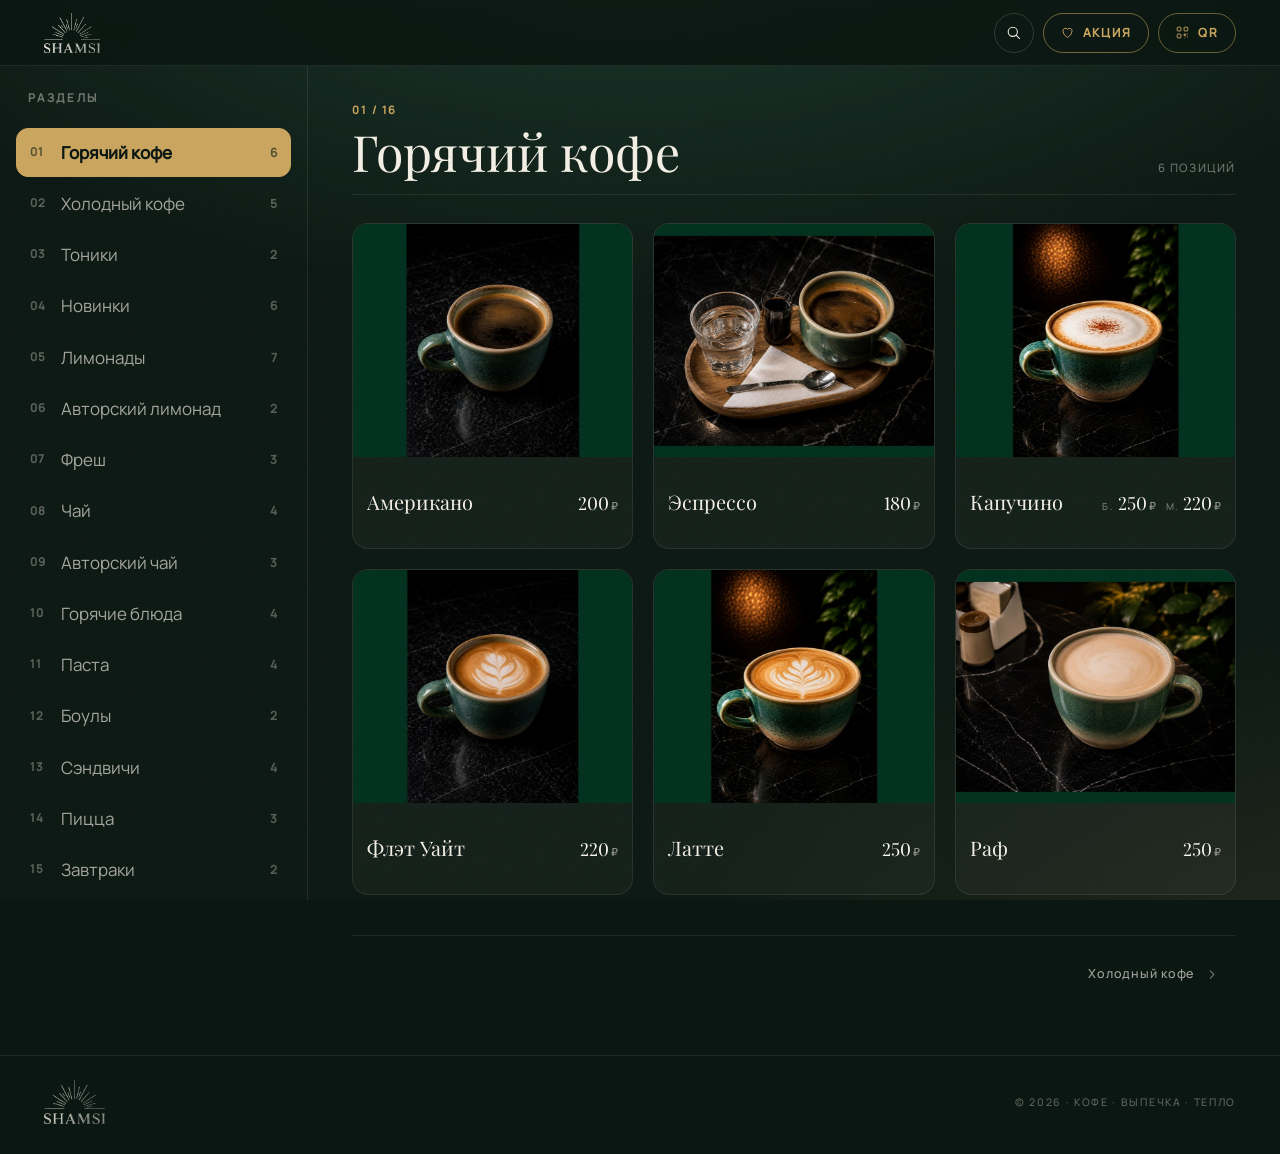
<file: index.html>
<!DOCTYPE html>
<html lang="ru">
<head>
<meta charset="utf-8">
<meta name="viewport" content="width=device-width, initial-scale=1, viewport-fit=cover">
<title>SHAMSI — меню</title>
<meta name="description" content="Меню кофейни SHAMSI: кофе, холодные напитки, лимонады, чай.">
<meta name="theme-color" content="#0b1712">
<link rel="preload" href="assets/calligraphy.png" as="image">
<link rel="preload" href="assets/fonts/PlayfairDisplay-400-cyrillic.woff2" as="font" type="font/woff2" crossorigin>
<link rel="preload" href="assets/fonts/Manrope-400-cyrillic.woff2" as="font" type="font/woff2" crossorigin>
<link rel="stylesheet" href="assets/fonts.css">
<link rel="stylesheet" href="assets/style.css">
<link rel="manifest" href="manifest.webmanifest">
<meta name="apple-mobile-web-app-capable" content="yes">
<meta name="apple-mobile-web-app-status-bar-style" content="black-translucent">
<meta name="apple-mobile-web-app-title" content="SHAMSI">
<meta name="mobile-web-app-capable" content="yes">
<link rel="apple-touch-icon" href="assets/icon-192.png">
<link rel="icon" href="data:image/svg+xml,%3Csvg xmlns='http://www.w3.org/2000/svg' viewBox='0 0 32 32'%3E%3Crect width='32' height='32' rx='8' fill='%23123024'/%3E%3Cpath d='M16 23V12M11.5 16.5a4.5 4.5 0 1 1 9 0' stroke='%23C9A55F' stroke-width='1.6' fill='none' stroke-linecap='round'/%3E%3C/svg%3E">
</head>
<body>

<header class="topbar" id="topbar">
  <a class="brand" href="#" aria-label="SHAMSI — меню">
      <picture>
        <source srcset="assets/logo.webp" type="image/webp">
        <img class="brand__logo" src="assets/logo.png" alt="SHAMSI" width="120" height="86">
      </picture>
    </a>
  <div class="topbar__actions">
    <button class="icon-btn" id="searchBtn" aria-label="Поиск по меню">
      <svg viewBox="0 0 24 24" aria-hidden="true"><circle cx="11" cy="11" r="6.5"/><path d="M16 16l4.5 4.5"/></svg>
    </button>
    <a class="pill-btn pill-btn--gold" href="promo/" aria-label="Акция: 7 баллов = напиток в подарок">
      <svg viewBox="0 0 24 24" aria-hidden="true"><path d="M12 20s-7-4.4-7-9.2A4 4 0 0 1 12 7a4 4 0 0 1 7 3.8C19 15.6 12 20 12 20z"/></svg>
      <span>Акция</span>
    </a>
    <button class="pill-btn" id="qrBtn">
      <svg viewBox="0 0 24 24" aria-hidden="true"><rect x="3.5" y="3.5" width="6" height="6" rx="1"/><rect x="14.5" y="3.5" width="6" height="6" rx="1"/><rect x="3.5" y="14.5" width="6" height="6" rx="1"/><path d="M14.5 14.5h2.5v2.5h-2.5zM19 19h1.5M19 14.5h1.5M14.5 20.5h1"/></svg>
      <span>QR</span>
    </button>
  </div>
</header>

<div class="shell">

  <!-- левый сайдбар с разделами -->
  <aside class="sidebar" id="sidebar" aria-label="Разделы меню">
    <p class="sidebar__label">Разделы</p>
    <nav class="sidebar__nav" id="sidebarNav"></nav>
    <div class="sidebar__foot">
      <img class="sidebar__calli" src="assets/calligraphy.png" alt="" width="1411" height="457">
      <p class="sidebar__note">кофе · выпечка · тепло</p>
    </div>
  </aside>

  <!-- лента разделов на телефоне -->
  <nav class="chips" id="chips" aria-label="Разделы меню">
    <div class="chips__track" id="chipsTrack"></div>
  </nav>

  <main class="content" id="content" tabindex="-1"></main>

</div>

<footer class="footer">
  <img class="footer__logo" src="assets/logo.png" alt="SHAMSI" width="88" height="63">
  <span class="footer__copy">© <span id="year"></span> · кофе · выпечка · тепло</span>
</footer>

<!-- поиск -->
<div class="sheet" id="searchSheet" hidden>
  <div class="sheet__backdrop" data-close></div>
  <div class="sheet__panel sheet__panel--search" role="dialog" aria-modal="true" aria-label="Поиск по меню">
    <div class="search">
      <svg viewBox="0 0 24 24" aria-hidden="true"><circle cx="11" cy="11" r="6.5"/><path d="M16 16l4.5 4.5"/></svg>
      <input id="searchInput" type="search" placeholder="капучино, урбеч, чай…" autocomplete="off" enterkeyhint="search">
      <button class="search__close" data-close aria-label="Закрыть">×</button>
    </div>
    <div class="search__results" id="searchResults"></div>
  </div>
</div>

<!-- QR -->
<div class="sheet" id="qrSheet" hidden>
  <div class="sheet__backdrop" data-close></div>
  <div class="sheet__panel sheet__panel--qr" role="dialog" aria-modal="true" aria-label="QR-код меню">
    <button class="sheet__close" data-close aria-label="Закрыть">×</button>
    <p class="qr__eyebrow">меню в телефоне</p>
    <h2 class="qr__title">Наведите камеру</h2>
    <div class="qr__frame" id="qrFrame">
      <div class="qr__spinner" id="qrSpinner">готовим код…</div>
    </div>
    <p class="qr__url" id="qrUrl"></p>
    <div class="qr__actions">
      <button class="btn btn--solid" id="copyLink">Скопировать ссылку</button>
      <button class="btn btn--ghost" id="printQr">Печать</button>
    </div>
    <p class="qr__note">распечатайте и поставьте на стол — гость откроет меню без приложения</p>
  </div>
</div>

<script src="assets/menu-data.js"></script>
<script src="assets/app.js"></script>
</body>
</html>
</file>
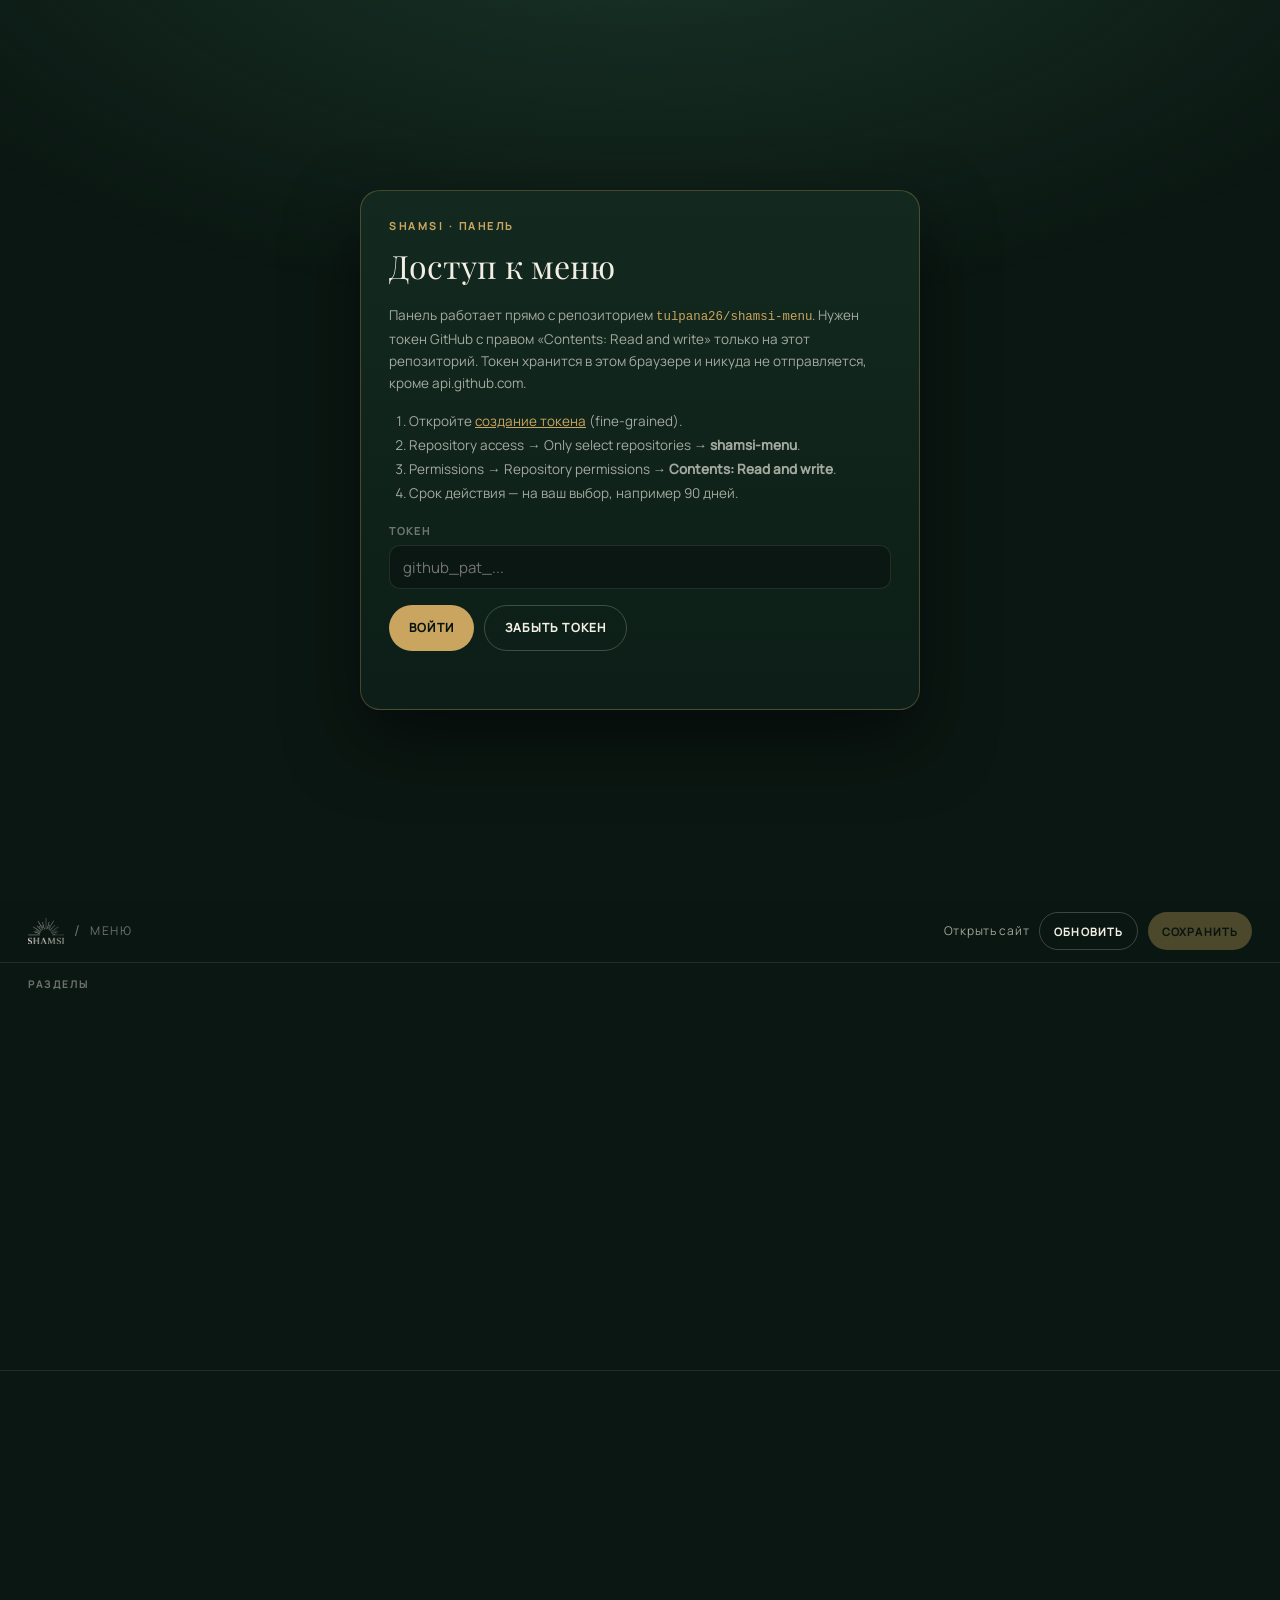
<file: admin/index.html>
<!DOCTYPE html>
<html lang="ru">
<head>
<meta charset="utf-8">
<meta name="viewport" content="width=device-width, initial-scale=1, viewport-fit=cover">
<meta name="robots" content="noindex, nofollow">
<title>SHAMSI — панель меню</title>
<meta name="theme-color" content="#0b1712">
<link rel="stylesheet" href="../assets/fonts.css">
<link rel="stylesheet" href="admin.css">
<link rel="icon" href="data:image/svg+xml,%3Csvg xmlns='http://www.w3.org/2000/svg' viewBox='0 0 32 32'%3E%3Crect width='32' height='32' rx='8' fill='%23123024'/%3E%3Cpath d='M16 23V12M11.5 16.5a4.5 4.5 0 1 1 9 0' stroke='%23C9A55F' stroke-width='1.6' fill='none' stroke-linecap='round'/%3E%3C/svg%3E">
</head>
<body>

<!-- вход -->
<section class="gate" id="gate">
  <div class="gate__card">
    <p class="gate__eyebrow">SHAMSI · панель</p>
    <h1 class="gate__title">Доступ к меню</h1>
    <p class="gate__text">
      Панель работает прямо с репозиторием <code id="repoLabel">tulpana26/shamsi-menu</code>.
      Нужен токен GitHub с правом «Contents: Read and write» только на этот репозиторий.
      Токен хранится в этом браузере и никуда не отправляется, кроме api.github.com.
    </p>
    <ol class="gate__steps">
      <li>Откройте <a href="https://github.com/settings/personal-access-tokens/new" target="_blank" rel="noopener">создание токена</a> (fine-grained).</li>
      <li>Repository access → Only select repositories → <b>shamsi-menu</b>.</li>
      <li>Permissions → Repository permissions → <b>Contents: Read and write</b>.</li>
      <li>Срок действия — на ваш выбор, например 90 дней.</li>
    </ol>
    <label class="field">
      <span>Токен</span>
      <input id="tokenInput" type="password" placeholder="github_pat_..." autocomplete="off" spellcheck="false">
    </label>
    <div class="gate__actions">
      <button class="btn btn--solid" id="loginBtn">Войти</button>
      <button class="btn btn--ghost" id="forgetBtn" hidden>Забыть токен</button>
    </div>
    <p class="gate__msg" id="gateMsg"></p>
  </div>
</section>

<!-- панель -->
<div class="app" id="app" hidden>
  <header class="bar">
    <div class="bar__left">
      <img class="bar__logo" src="../assets/logo.png" alt="SHAMSI" width="96" height="69">
      <span class="bar__sep">/</span>
      <span class="bar__where">меню</span>
    </div>
    <div class="bar__right">
      <a class="bar__link" id="siteLink" target="_blank" rel="noopener">Открыть сайт</a>
      <button class="btn btn--small btn--ghost" id="reloadBtn">Обновить</button>
      <button class="btn btn--small btn--solid" id="saveBtn" disabled>Сохранить</button>
    </div>
  </header>

  <div class="wrap">
    <aside class="side">
      <p class="side__label">Разделы</p>
      <nav class="side__nav" id="catNav"></nav>
      <div class="side__stats" id="stats"></div>
    </aside>

    <main class="main" id="main"></main>
  </div>

  <div class="toast" id="toast" hidden></div>
</div>

<template id="itemTpl">
  <article class="item">
    <div class="item__photo">
      <img alt="" loading="lazy">
      <div class="item__nophoto">нет фото</div>
      <button class="item__replace" type="button">Заменить фото</button>
      <input type="file" accept="image/*" hidden>
    </div>
    <div class="item__fields">
      <label class="field field--inline">
        <span>Название</span>
        <input data-f="name" type="text">
      </label>
      <label class="field field--inline">
        <span>Описание</span>
        <input data-f="desc" type="text" placeholder="необязательно">
      </label>
      <div class="prices" data-role="prices"></div>
      <div class="item__foot">
        <button class="mini" data-act="addprice" type="button">+ размер</button>
        <button class="mini mini--danger" data-act="remove" type="button">Удалить позицию</button>
      </div>
    </div>
  </article>
</template>

<script src="../assets/menu-data.js"></script>
<script src="admin.js"></script>
</body>
</html>
</file>
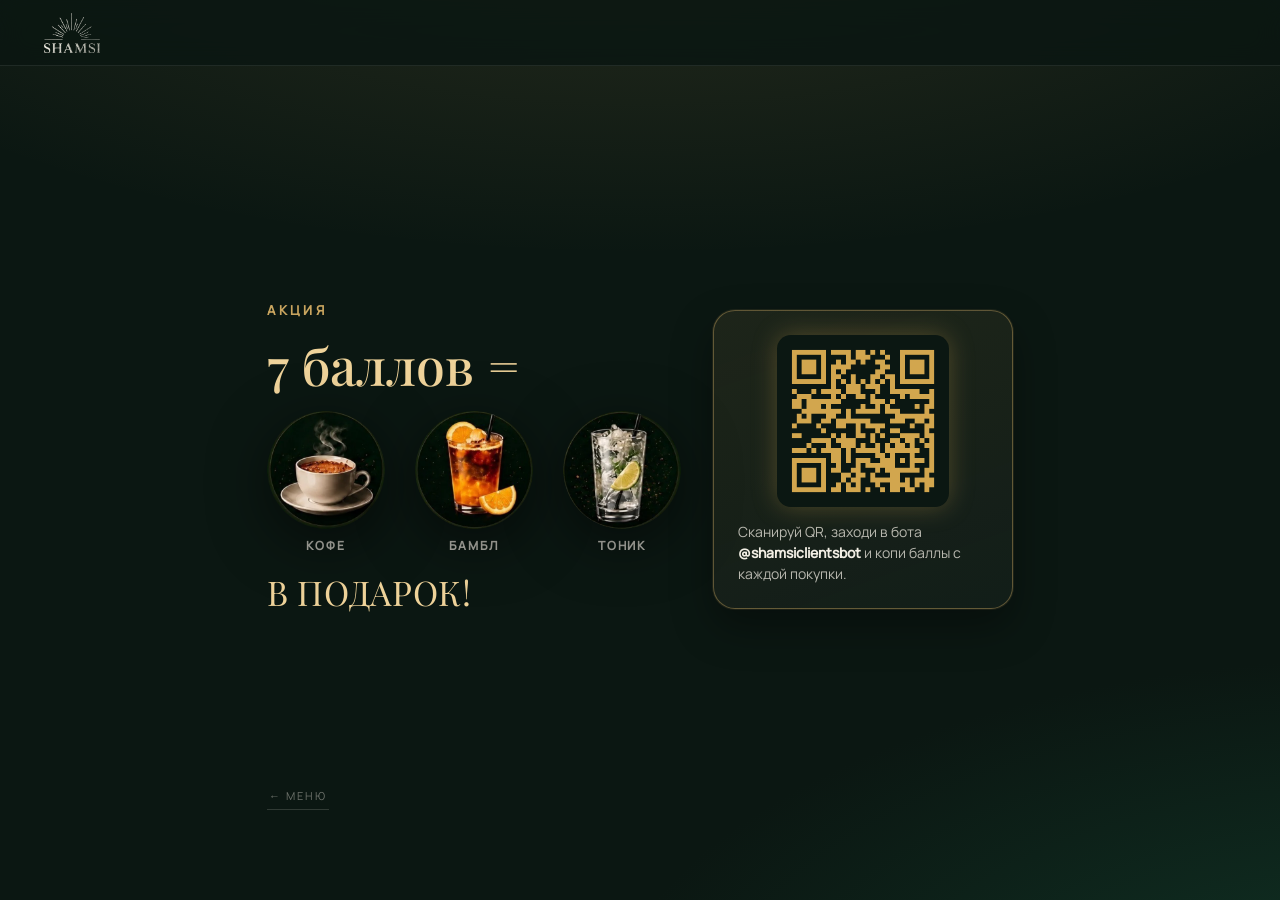
<file: promo/index.html>
<!DOCTYPE html>
<html lang="ru">
<head>
<meta charset="utf-8">
<meta name="viewport" content="width=device-width, initial-scale=1, viewport-fit=cover">
<title>SHAMSI — Акция</title>
<meta name="theme-color" content="#0b1712">
<meta name="description" content="Акция SHAMSI: 7 баллов = кофе, бамбл или тоник в подарок.">
<link rel="stylesheet" href="../assets/fonts.css">
<link rel="icon" href="data:image/svg+xml,%3Csvg xmlns='http://www.w3.org/2000/svg' viewBox='0 0 32 32'%3E%3Crect width='32' height='32' rx='8' fill='%23123024'/%3E%3Cpath d='M16 23V12M11.5 16.5a4.5 4.5 0 1 1 9 0' stroke='%23C9A55F' stroke-width='1.6' fill='none' stroke-linecap='round'/%3E%3C/svg%3E">
<style>
  /* en-tête repris tel quel du menu */
  :root{--ink:#0b1712; --line:rgba(242,238,228,.09); --cream:#f2eee4; --gold:#c9a55f; --serif:"Playfair Display", Georgia, "Times New Roman", serif; --sans:"Manrope", -apple-system, BlinkMacSystemFont, "Segoe UI", Roboto, sans-serif; --pad:clamp(16px, 4vw, 44px); --ease:cubic-bezier(.22,.61,.36,1)}
  .topbar{position:sticky; top:0; z-index:40;
  display:flex; align-items:center; justify-content:space-between;
  height:66px; padding:0 var(--pad);
  background:rgba(11,23,18,.86);
  backdrop-filter:blur(14px) saturate(120%);
  border-bottom:1px solid var(--line);}
  .brand{display:inline-flex; align-items:center; gap:10px}
  .brand__logo{display:block; height:clamp(30px,4.4vw,40px); width:auto}
  .brand__name{font-family:var(--serif); font-size:18px; font-weight:500;
  letter-spacing:.32em; line-height:1; padding-left:.1em;}
  .topbar__actions{display:flex; align-items:center; gap:9px}
  .icon-btn{display:inline-flex; align-items:center; justify-content:center;
  width:40px; height:40px; border-radius:50%;
  border:1px solid rgba(242,238,228,.16);
  transition:border-color .3s var(--ease), background .3s var(--ease);}
  .icon-btn svg{width:17px; height:17px; fill:none; stroke:var(--cream); stroke-width:1.5; stroke-linecap:round}
  .icon-btn:hover{border-color:rgba(201,165,95,.6); background:rgba(201,165,95,.1)}
  .pill-btn{display:inline-flex; align-items:center; justify-content:center; gap:8px;
  height:40px; padding:0 16px; border-radius:999px;
  border:1px solid rgba(201,165,95,.5); color:var(--gold);
  font-family:var(--sans); font-size:12px; font-weight:600;
  letter-spacing:.16em; line-height:1; text-transform:uppercase;
  transition:background .3s var(--ease), color .3s var(--ease);}
  .pill-btn svg{width:15px; height:15px; fill:none; stroke:currentColor; stroke-width:1.5}
  .pill-btn:hover{background:var(--gold); color:var(--ink)}
  .pill-btn--gold{border-color:rgba(201,165,95,.55); color:var(--gold)}
  .pill-btn--gold:hover{background:var(--gold); color:var(--ink)}
@media print{
    .topbar, .shell, .footer, .qr__actions, .sheet__close, .qr__note, .qr__url{display:none !important}
  }

  *,*::before,*::after{box-sizing:border-box}
  html,body{margin:0;padding:0;background:#0b1712}
  html{-webkit-text-size-adjust:100%}
  body{
    min-height:100dvh; color:#f2eee4;
    font-family:"Manrope",-apple-system,BlinkMacSystemFont,"Segoe UI",Roboto,sans-serif;
    background:
      radial-gradient(120% 70% at 50% -15%, rgba(201,165,95,.16), transparent 62%),
      radial-gradient(90% 60% at 110% 115%, rgba(18,58,42,.85), transparent 70%),
      #0b1712;
    display:flex; align-items:center; justify-content:center;
    padding:calc(18px + env(safe-area-inset-top)) 18px calc(18px + env(safe-area-inset-bottom));
  }
  .card{
    width:100%; max-width:520px; display:flex; flex-direction:column; align-items:center;
    gap:clamp(22px,5.4vw,34px); text-align:center;
  }
  .eyebrow{
    margin:0; font-size:clamp(11px,2.9vw,13px); letter-spacing:.28em; text-transform:uppercase;
    color:#c9a55f; font-weight:600;
  }
  .lead{
    margin:0; font-family:"Playfair Display",Georgia,serif; color:#efd39a;
    font-size:clamp(32px,9.4vw,52px); line-height:1; font-weight:500;
  }
  .drinks{display:flex; justify-content:center; gap:clamp(16px,5.6vw,30px); width:100%; margin:0; padding:0; list-style:none}
  .drinks li{flex:1 1 0; min-width:0; max-width:104px; display:flex; flex-direction:column; align-items:center; gap:8px}
  .drinks img{
    width:100%; aspect-ratio:1; border-radius:50%; object-fit:cover; display:block;
    filter:drop-shadow(0 14px 28px rgba(0,0,0,.5));
  }
  .drinks span{
    font-size:clamp(10px,2.7vw,12px); letter-spacing:.16em; text-transform:uppercase;
    color:rgba(242,238,228,.72); font-weight:600; white-space:nowrap;
  }
  .gift{
    margin:0; font-family:"Playfair Display",Georgia,serif; color:#efd39a;
    font-size:clamp(21px,6.2vw,34px); line-height:1.1; text-transform:uppercase; letter-spacing:.02em;
  }
  .qr{
    position:relative; overflow:hidden;
    margin-top:6px; display:flex; flex-direction:column; align-items:center; gap:14px;
    padding:clamp(16px,4.4vw,24px); border-radius:22px; width:100%;
    background:linear-gradient(160deg, rgba(201,165,95,.10), rgba(242,238,228,.03));
    border:1px solid rgba(201,165,95,.42);
    box-shadow:0 0 0 1px rgba(201,165,95,.10), 0 18px 40px rgba(0,0,0,.35);
  }
  /* блик, проходящий по карточке с QR */
  .qr::after{
    content:""; position:absolute; top:-40%; bottom:-40%; width:45%;
    background:linear-gradient(100deg, transparent, rgba(255,232,180,.16) 45%, rgba(255,232,180,.28) 50%, rgba(255,232,180,.16) 55%, transparent);
    transform:translateX(-220%) skewX(-12deg); pointer-events:none;
    animation:shine 7s ease-in-out infinite;
  }
  @keyframes shine{0%,72%{transform:translateX(-220%) skewX(-12deg)}92%,100%{transform:translateX(320%) skewX(-12deg)}}
  @media (prefers-reduced-motion: reduce){ .qr::after{animation:none; opacity:0} }
  .qr img{
    width:clamp(126px,36vw,172px); height:auto; display:block; border-radius:14px;
    background:#0b1712;
    filter:drop-shadow(0 0 12px rgba(210,166,78,.30));
  }
  .qr p{margin:0; font-size:clamp(12px,3.2vw,14px); line-height:1.5; color:rgba(242,238,228,.74); max-width:34ch}
  .qr b{color:#f2eee4; font-weight:600}
  .back{
    color:rgba(242,238,228,.42); text-decoration:none; font-size:11px; letter-spacing:.18em;
    text-transform:uppercase; padding:6px 2px; border-bottom:1px solid rgba(242,238,228,.16);
  }
  .back:hover{color:#c9a55f; border-color:#c9a55f}
  /* планшеты и горизонтальные телефоны: текст слева, QR справа */
  @media (min-width:760px){
    .card{
      /* планшет: info и QR стоят рядом и центрируются как одна пара */
      max-width:1040px; display:grid; grid-template-columns:max-content max-content;
      justify-content:center; align-items:center;
      text-align:left; column-gap:clamp(16px,2.5vw,32px); row-gap:clamp(12px,2vw,20px);
    }
    .card__info{display:flex; flex-direction:column; gap:clamp(12px,2vw,20px); align-items:flex-start; justify-self:end}
    .drinks{justify-content:flex-start}
    .drinks li{max-width:118px}
    .qr{grid-column:2; grid-row:2; width:auto; justify-self:start; max-width:300px}
    .card__info{grid-column:1; grid-row:2}
    .back{grid-column:1 / -1; grid-row:3; justify-self:start; margin-top:8px}
  }
  /* la page était un flex en ligne centré : la barre se retrouvait à côté de la
     carte. On passe en colonne : barre en haut sur toute la largeur, carte centrée
     dans l'espace restant. */
  body{display:flex; flex-direction:column; align-items:center; justify-content:flex-start}
  .topbar{flex:0 0 auto; align-self:stretch; width:auto;
    margin:calc(-18px - env(safe-area-inset-top)) -18px 0}
  .card{flex:1 1 auto; margin:auto 0}
</style>
</head>
<body>
  <header class="topbar" id="topbar">
    <a class="brand" href="../" aria-label="SHAMSI — меню">
      <picture>
        <source srcset="../assets/logo.webp" type="image/webp">
        <img class="brand__logo" src="../assets/logo.png" alt="SHAMSI" width="120" height="86">
      </picture>
    </a>
  </header>

  <main class="card">
<div class="card__info">
      <p class="eyebrow">Акция</p>
      <h1 class="lead">7 баллов =</h1>
      <ul class="drinks">
        <li><img src="../assets/promo/coffee.webp" alt="Кофе" loading="eager" decoding="async"><span>кофе</span></li>
        <li><img src="../assets/promo/bumble.webp" alt="Бамбл" loading="eager" decoding="async"><span>бамбл</span></li>
        <li><img src="../assets/promo/tonic.webp" alt="Тоник" loading="eager" decoding="async"><span>тоник</span></li>
      </ul>
      <p class="gift">в подарок!</p>
    </div>

    <div class="qr">
      <img src="../assets/promo-qr.png?v=2" alt="QR-код бота SHAMSI" width="490" height="490">
      <p>Сканируй QR, заходи в бота <b>@shamsiclientsbot</b> и копи баллы с каждой покупки.</p>
    </div>

    <a class="back" href="../">← меню</a>
  </main>
</body>
</html>
</file>
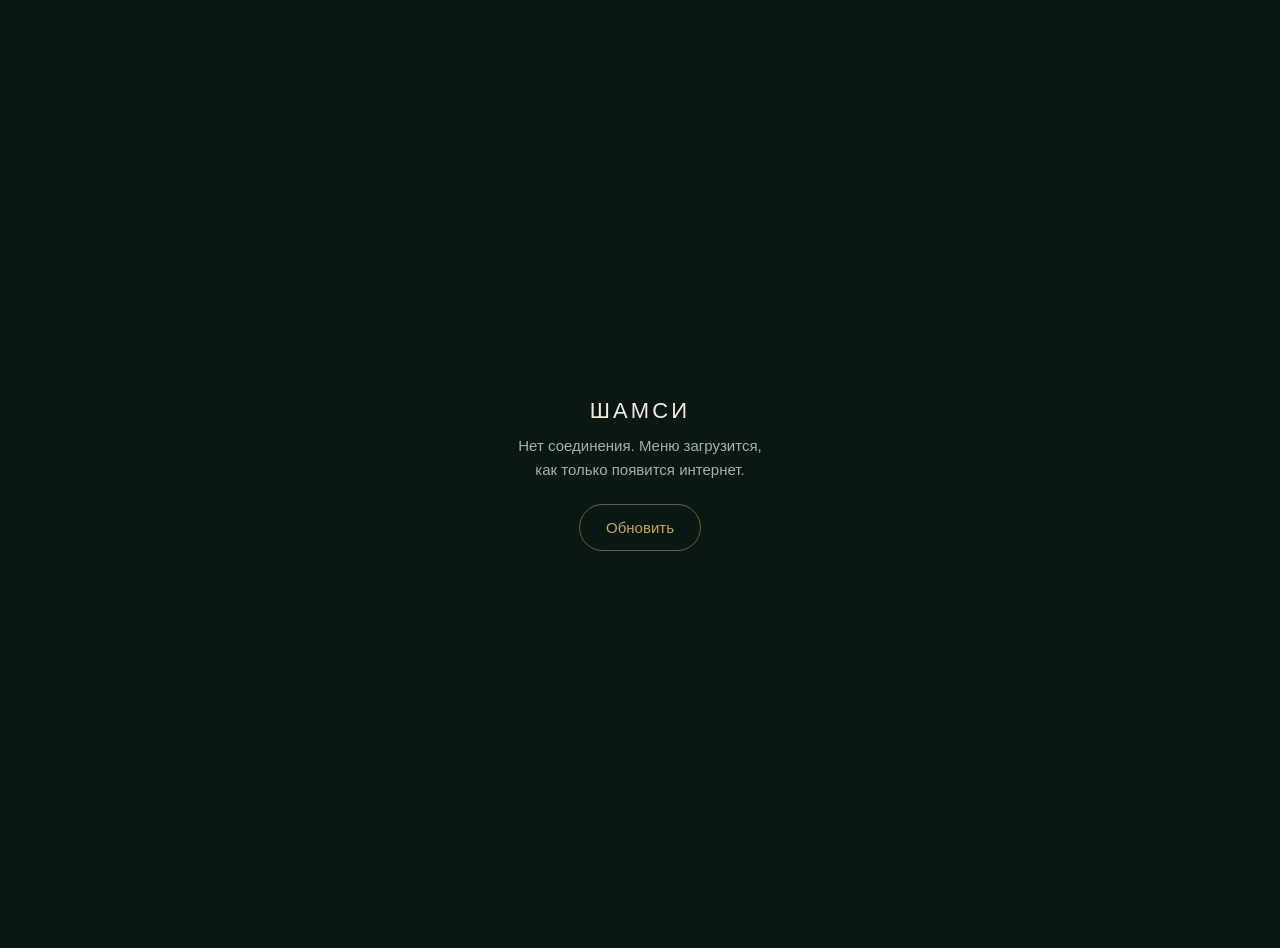
<file: android/assets/offline.html>
<!DOCTYPE html>
<html lang="ru"><head><meta charset="utf-8">
<meta name="viewport" content="width=device-width, initial-scale=1">
<title>SHAMSI</title>
<style>
  html,body{height:100%;margin:0;background:#0B1712;color:#F2EEE4;
    font-family:-apple-system,Roboto,sans-serif;display:grid;place-items:center;text-align:center;padding:24px}
  h1{font-size:22px;margin:0 0 10px;letter-spacing:.14em;font-weight:400}
  p{opacity:.7;max-width:32ch;line-height:1.6;margin:0 0 22px;font-size:15px}
  a{color:#C9A55F;text-decoration:none;border:1px solid rgba(201,165,95,.5);
    padding:14px 26px;border-radius:99px;font-size:15px;display:inline-block}
</style></head><body>
<div>
  <h1>ШАМСИ</h1>
  <p>Нет соединения. Меню загрузится, как только появится интернет.</p>
  <a href="https://tulpana26.github.io/shamsi-menu/">Обновить</a>
</div>
</body></html>
</file>
<file: assets/fonts.css>
@font-face {
  font-family: 'Manrope';
  font-style: normal;
  font-weight: 300;
  font-display: swap;
  src: url('fonts/Manrope-300-cyrillic.woff2') format('woff2');
  unicode-range: U+0301, U+0400-045F, U+0490-0491, U+04B0-04B1, U+2116;
}
@font-face {
  font-family: 'Manrope';
  font-style: normal;
  font-weight: 300;
  font-display: swap;
  src: url('fonts/Manrope-300-latin.woff2') format('woff2');
  unicode-range: U+0000-00FF, U+0131, U+0152-0153, U+02BB-02BC, U+02C6, U+02DA, U+02DC, U+0304, U+0308, U+0329, U+2000-206F, U+20AC, U+2122, U+2191, U+2193, U+2212, U+2215, U+FEFF, U+FFFD;
}
@font-face {
  font-family: 'Manrope';
  font-style: normal;
  font-weight: 400;
  font-display: swap;
  src: url('fonts/Manrope-400-cyrillic.woff2') format('woff2');
  unicode-range: U+0301, U+0400-045F, U+0490-0491, U+04B0-04B1, U+2116;
}
@font-face {
  font-family: 'Manrope';
  font-style: normal;
  font-weight: 400;
  font-display: swap;
  src: url('fonts/Manrope-400-latin.woff2') format('woff2');
  unicode-range: U+0000-00FF, U+0131, U+0152-0153, U+02BB-02BC, U+02C6, U+02DA, U+02DC, U+0304, U+0308, U+0329, U+2000-206F, U+20AC, U+2122, U+2191, U+2193, U+2212, U+2215, U+FEFF, U+FFFD;
}
@font-face {
  font-family: 'Manrope';
  font-style: normal;
  font-weight: 500;
  font-display: swap;
  src: url('fonts/Manrope-500-cyrillic.woff2') format('woff2');
  unicode-range: U+0301, U+0400-045F, U+0490-0491, U+04B0-04B1, U+2116;
}
@font-face {
  font-family: 'Manrope';
  font-style: normal;
  font-weight: 500;
  font-display: swap;
  src: url('fonts/Manrope-500-latin.woff2') format('woff2');
  unicode-range: U+0000-00FF, U+0131, U+0152-0153, U+02BB-02BC, U+02C6, U+02DA, U+02DC, U+0304, U+0308, U+0329, U+2000-206F, U+20AC, U+2122, U+2191, U+2193, U+2212, U+2215, U+FEFF, U+FFFD;
}
@font-face {
  font-family: 'Playfair Display';
  font-style: normal;
  font-weight: 400;
  font-display: swap;
  src: url('fonts/PlayfairDisplay-400-cyrillic.woff2') format('woff2');
  unicode-range: U+0301, U+0400-045F, U+0490-0491, U+04B0-04B1, U+2116;
}
@font-face {
  font-family: 'Playfair Display';
  font-style: normal;
  font-weight: 400;
  font-display: swap;
  src: url('fonts/PlayfairDisplay-400-latin.woff2') format('woff2');
  unicode-range: U+0000-00FF, U+0131, U+0152-0153, U+02BB-02BC, U+02C6, U+02DA, U+02DC, U+0304, U+0308, U+0329, U+2000-206F, U+20AC, U+2122, U+2191, U+2193, U+2212, U+2215, U+FEFF, U+FFFD;
}
@font-face {
  font-family: 'Playfair Display';
  font-style: normal;
  font-weight: 500;
  font-display: swap;
  src: url('fonts/PlayfairDisplay-500-cyrillic.woff2') format('woff2');
  unicode-range: U+0301, U+0400-045F, U+0490-0491, U+04B0-04B1, U+2116;
}
@font-face {
  font-family: 'Playfair Display';
  font-style: normal;
  font-weight: 500;
  font-display: swap;
  src: url('fonts/PlayfairDisplay-500-latin.woff2') format('woff2');
  unicode-range: U+0000-00FF, U+0131, U+0152-0153, U+02BB-02BC, U+02C6, U+02DA, U+02DC, U+0304, U+0308, U+0329, U+2000-206F, U+20AC, U+2122, U+2191, U+2193, U+2212, U+2215, U+FEFF, U+FFFD;
}
@font-face {
  font-family: 'Playfair Display';
  font-style: normal;
  font-weight: 600;
  font-display: swap;
  src: url('fonts/PlayfairDisplay-600-cyrillic.woff2') format('woff2');
  unicode-range: U+0301, U+0400-045F, U+0490-0491, U+04B0-04B1, U+2116;
}
@font-face {
  font-family: 'Playfair Display';
  font-style: normal;
  font-weight: 600;
  font-display: swap;
  src: url('fonts/PlayfairDisplay-600-latin.woff2') format('woff2');
  unicode-range: U+0000-00FF, U+0131, U+0152-0153, U+02BB-02BC, U+02C6, U+02DA, U+02DC, U+0304, U+0308, U+0329, U+2000-206F, U+20AC, U+2122, U+2191, U+2193, U+2212, U+2215, U+FEFF, U+FFFD;
}
</file>
<file: assets/style.css>
/* ============================================================
   SHAMSI — web menu · dark green · sidebar layout
   ============================================================ */

:root{
  --ink:#0b1712;
  --ink-2:#0e2018;
  --panel:rgba(242,238,228,.035);
  --panel-2:rgba(242,238,228,.06);
  --line:rgba(242,238,228,.09);
  --cream:#f2eee4;
  --cream-dim:rgba(242,238,228,.66);
  --cream-faint:rgba(242,238,228,.42);
  --gold:#c9a55f;
  --serif:"Playfair Display", Georgia, "Times New Roman", serif;
  --sans:"Manrope", -apple-system, BlinkMacSystemFont, "Segoe UI", Roboto, sans-serif;
  --pad:clamp(16px, 4vw, 44px);
  --side:288px;
  --ease:cubic-bezier(.22,.61,.36,1);
}

*{box-sizing:border-box}
html{-webkit-text-size-adjust:100%}
@media (prefers-reduced-motion: reduce){ *{animation-duration:.001ms !important; transition-duration:.001ms !important} }

body{
  margin:0;
  min-height:100svh;
  background:var(--ink);
  color:var(--cream);
  font-family:var(--sans);
  font-weight:300;
  font-size:16px;
  line-height:1.55;
  -webkit-font-smoothing:antialiased;
  -moz-osx-font-smoothing:grayscale;
  overflow-x:hidden;
}
body::before{
  content:""; position:fixed; inset:0; pointer-events:none; z-index:0;
  background:
    radial-gradient(110% 80% at 50% -15%, rgba(42,87,68,.55), transparent 62%),
    radial-gradient(80% 55% at 105% 105%, rgba(201,165,95,.10), transparent 66%);
}
body::after{
  content:""; position:fixed; inset:0; pointer-events:none; z-index:0; opacity:.04;
  background-image:url("data:image/svg+xml,%3Csvg xmlns='http://www.w3.org/2000/svg' width='120' height='120'%3E%3Cfilter id='n'%3E%3CfeTurbulence type='fractalNoise' baseFrequency='.9' numOctaves='3'/%3E%3C/filter%3E%3Crect width='120' height='120' filter='url(%23n)'/%3E%3C/svg%3E");
}
main, header, footer, aside, nav{position:relative; z-index:1}

a{color:inherit; text-decoration:none}
button{font:inherit; color:inherit; background:none; border:0; cursor:pointer}
img{display:block; max-width:100%}
::selection{background:var(--gold); color:var(--ink)}

/* ---------------- top bar ---------------- */
.topbar{
  position:sticky; top:0; z-index:40;
  display:flex; align-items:center; justify-content:space-between;
  height:66px; padding:0 var(--pad);
  background:rgba(11,23,18,.86);
  backdrop-filter:blur(14px) saturate(120%);
  border-bottom:1px solid var(--line);
}
.brand{display:inline-flex; align-items:center; gap:10px}
.brand__logo{display:block; height:clamp(30px,4.4vw,40px); width:auto}
.footer__logo{display:block; height:44px; width:auto; opacity:.82}
.brand__name{
  font-family:var(--serif); font-size:18px; font-weight:500;
  letter-spacing:.32em; line-height:1; padding-left:.1em;
}
.topbar__actions{display:flex; align-items:center; gap:9px}
.icon-btn{
  display:inline-flex; align-items:center; justify-content:center;
  width:40px; height:40px; border-radius:50%;
  border:1px solid rgba(242,238,228,.16);
  transition:border-color .3s var(--ease), background .3s var(--ease);
}
.icon-btn svg{width:17px; height:17px; fill:none; stroke:var(--cream); stroke-width:1.5; stroke-linecap:round}
.icon-btn:hover{border-color:rgba(201,165,95,.6); background:rgba(201,165,95,.1)}
.pill-btn{
  display:inline-flex; align-items:center; justify-content:center; gap:8px;
  height:40px; padding:0 16px; border-radius:999px;
  border:1px solid rgba(201,165,95,.5); color:var(--gold);
  font-family:var(--sans); font-size:12px; font-weight:600;
  letter-spacing:.16em; line-height:1; text-transform:uppercase;
  transition:background .3s var(--ease), color .3s var(--ease);
}
.pill-btn svg{width:15px; height:15px; fill:none; stroke:currentColor; stroke-width:1.5}
.pill-btn:hover{background:var(--gold); color:var(--ink)}

/* ---------------- shell ---------------- */
.shell{max-width:1560px; margin:0 auto; display:grid; grid-template-columns:minmax(0,1fr)}
.shell > *{min-width:0}

/* sidebar (появляется на планшете и шире) */
.sidebar{display:none}

.chips{
  position:sticky; top:66px; z-index:30;
  background:linear-gradient(to bottom, rgba(11,23,18,.97) 40%, rgba(11,23,18,.8) 80%, transparent);
  backdrop-filter:blur(10px);
  padding:10px 0 12px;
}
.chips__track{
  display:flex; align-items:center; gap:8px;
  overflow-x:auto; scrollbar-width:none;
  padding:2px var(--pad) 6px;
  -webkit-overflow-scrolling:touch;
  scroll-snap-type:x proximity;
}
.chips__track::-webkit-scrollbar{display:none}

.chip{
  flex:0 0 auto; scroll-snap-align:center;
  display:inline-flex; align-items:center; justify-content:center;
  height:40px; padding:0 17px; border-radius:999px;
  border:1px solid rgba(242,238,228,.16);
  font-family:var(--sans); font-size:13px; font-weight:500;
  letter-spacing:.01em; line-height:1; white-space:nowrap; text-align:center;
  color:var(--cream-dim);
  transition:color .3s var(--ease), border-color .3s var(--ease), background .3s var(--ease);
}
.chip.is-active{color:#08140f; background:var(--gold); border-color:var(--gold); font-weight:600}

/* ---------------- content ---------------- */
.content{padding:clamp(18px,3vw,34px) var(--pad) clamp(30px,5vw,60px); min-height:60svh; min-width:0}
.content:focus{outline:none}

.cat-head{
  display:flex; align-items:flex-end; justify-content:space-between; gap:20px;
  padding-bottom:16px; margin-bottom:clamp(18px,2.4vw,28px);
  border-bottom:1px solid var(--line);
}
.cat-head__num{
  display:block;
  font-family:var(--sans); font-size:11px; font-weight:600;
  letter-spacing:.2em; line-height:1; color:var(--gold);
  margin-bottom:10px;
}
.cat-head__title{
  font-family:var(--serif); font-weight:400;
  font-size:clamp(30px,4.6vw,50px); line-height:1.06; margin:0;
}
.cat-head__count{
  flex:0 0 auto;
  font-family:var(--sans); font-size:11.5px; font-weight:500;
  letter-spacing:.14em; text-transform:uppercase; line-height:1;
  color:var(--cream-faint); padding-bottom:.4em;
}

/* карточки позиций: фото одного размера у всех */
.grid{
  display:grid;
  grid-template-columns:repeat(2, minmax(0,1fr));
  gap:clamp(10px,1.6vw,20px);
  min-width:0;
}
.card{
  display:flex; flex-direction:column;
  background:var(--panel);
  border:1px solid var(--line);
  border-radius:16px;
  overflow:hidden;
  animation:cardIn .5s var(--ease) both;
  transition:border-color .3s var(--ease), background .3s var(--ease), transform .3s var(--ease);
}
@keyframes cardIn{from{transform:translateY(8px)}to{transform:none}}
.card:hover{border-color:rgba(201,165,95,.42); background:var(--panel-2); transform:translateY(-2px)}

.card__media{
  position:relative;
  width:100%;
  aspect-ratio:6 / 5;        /* та же пропорция, что у файлов: без обрезки и полос */
  overflow:hidden;
  background:#132a20;
}
.card__media img{
  position:absolute; inset:0;
  width:100%; height:100%;
  object-fit:cover;
  transition:transform .6s var(--ease);
}
.card:hover .card__media img{transform:scale(1.04)}

.card__placeholder{
  position:absolute; inset:0; display:grid; place-items:center;
  font-family:var(--serif); font-size:54px; color:rgba(242,238,228,.22);
  background:linear-gradient(160deg,#15352a,#0f2419);
}
.card__body{
  display:flex; align-items:baseline; justify-content:space-between; gap:10px;
  padding:12px 14px 14px;
}
.card__name{
  font-family:var(--serif); font-size:clamp(16px,1.7vw,20px);
  font-weight:400; line-height:1.25;
}
.card__prices{display:flex; align-items:baseline; gap:10px; white-space:nowrap}
.price{display:inline-flex; align-items:baseline; gap:4px}
.price__label{
  font-family:var(--sans); font-size:9.5px; font-weight:500;
  letter-spacing:.12em; line-height:1; text-transform:uppercase;
  color:rgba(242,238,228,.45);
}
.price__value{
  font-family:var(--serif); font-size:clamp(15px,1.5vw,18px); color:#fbf8f1;
  line-height:1; font-variant-numeric:lining-nums tabular-nums;
}
.price__value small{font-size:.62em; color:rgba(242,238,228,.6); margin-left:2px}

/* переход между разделами */
.pager{
  display:flex; align-items:center; justify-content:space-between; gap:14px;
  margin-top:clamp(24px,3.5vw,40px); padding-top:18px; border-top:1px solid var(--line);
}
.pager__btn{
  display:inline-flex; align-items:center; gap:10px;
  font-family:var(--sans); font-size:12.5px; font-weight:500;
  letter-spacing:.06em; line-height:1; color:var(--cream-dim);
  padding:12px 16px; border-radius:999px; border:1px solid transparent;
  transition:color .3s var(--ease), border-color .3s var(--ease), background .3s var(--ease);
}
.pager__btn:hover{color:var(--cream); border-color:rgba(201,165,95,.45); background:rgba(201,165,95,.07)}
.pager__btn svg{width:15px; height:15px; fill:none; stroke:currentColor; stroke-width:1.6; stroke-linecap:round}
.pager__btn[disabled]{opacity:.25; pointer-events:none}

/* ---------------- footer ---------------- */
.footer{
  display:flex; justify-content:space-between; align-items:center; gap:18px;
  padding:24px var(--pad) 30px;
  border-top:1px solid var(--line);
  font-family:var(--sans); font-size:10.5px; font-weight:500;
  letter-spacing:.16em; line-height:1.6; text-transform:uppercase;
  color:rgba(242,238,228,.36);
}
.footer__brand{font-family:var(--serif); font-size:14px; letter-spacing:.32em; color:rgba(242,238,228,.75)}

/* ---------------- sheets ---------------- */
.sheet{position:fixed; inset:0; z-index:60; display:grid; place-items:center; padding:16px}
.sheet[hidden]{display:none}
.sheet__backdrop{position:absolute; inset:0; background:rgba(5,12,9,.76); backdrop-filter:blur(6px); animation:fade .3s var(--ease)}
.sheet__panel{
  position:relative; width:min(560px,100%); max-height:calc(100dvh - 40px); overflow:auto;
  background:linear-gradient(180deg,#13291f,#0c1e17);
  border:1px solid rgba(201,165,95,.3); border-radius:22px; padding:26px;
  box-shadow:0 30px 80px rgba(0,0,0,.6); animation:rise .36s var(--ease);
}
@keyframes fade{from{opacity:0}to{opacity:1}}
@keyframes rise{from{opacity:0; transform:translateY(14px) scale(.99)}to{opacity:1; transform:none}}

.search{display:flex; align-items:center; gap:12px; border-bottom:1px solid rgba(242,238,228,.16); padding-bottom:12px}
.search svg{width:18px; height:18px; fill:none; stroke:var(--gold); stroke-width:1.5; flex:0 0 auto}
.search input{flex:1; min-width:0; background:none; border:0; outline:0; color:var(--cream); font-family:var(--sans); font-size:16px; font-weight:300}
.search input::placeholder{color:rgba(242,238,228,.4)}
.search__close{flex:0 0 auto; display:inline-flex; align-items:center; justify-content:center; width:32px; height:32px; border-radius:50%; font-size:22px; line-height:1; color:rgba(242,238,228,.55)}
.search__close:hover{color:var(--cream); background:rgba(242,238,228,.08)}

.search__results{margin-top:6px}
.sr-cat{font-family:var(--sans); font-size:10.5px; font-weight:600; letter-spacing:.18em; line-height:1; text-transform:uppercase; color:var(--gold); margin:20px 0 8px}
.sr-item{display:flex; align-items:baseline; justify-content:space-between; gap:14px; padding:11px 0; border-bottom:1px solid var(--line); width:100%; text-align:left; color:var(--cream)}
.sr-item:hover{color:#fff}
.sr-item__name{font-family:var(--serif); font-size:19px}
.sr-item__price{font-family:var(--serif); font-size:17px; color:rgba(242,238,228,.85); white-space:nowrap}
.sr-empty{color:rgba(242,238,228,.5); font-size:14px; padding:22px 0; text-align:center}

.sheet__close{
  position:absolute; top:12px; right:12px;
  display:inline-flex; align-items:center; justify-content:center;
  width:36px; height:36px; border-radius:50%; font-size:24px; line-height:1; color:rgba(242,238,228,.5);
}
.sheet__close:hover{color:var(--cream); background:rgba(242,238,228,.08)}

.sheet__panel--qr{text-align:center; padding-top:34px}
.qr__eyebrow{margin:0; font-family:var(--sans); font-size:10.5px; font-weight:600; letter-spacing:.26em; line-height:1; text-transform:uppercase; color:var(--gold)}
.qr__title{margin:10px 0 20px; font-family:var(--serif); font-weight:400; font-size:clamp(25px,4vw,33px); line-height:1.15}
.qr__frame{background:#f7f4ec; border-radius:18px; padding:16px; display:grid; place-items:center; width:min(300px,74vw); aspect-ratio:1/1; margin:0 auto}
.qr__frame svg, .qr__frame img{width:100%; height:100%; display:block}
.qr__spinner{font-family:var(--sans); font-size:11.5px; letter-spacing:.14em; text-transform:uppercase; color:#6d7f72}
.qr__url{margin:16px 0 0; font-family:var(--sans); font-size:11.5px; letter-spacing:.04em; color:rgba(242,238,228,.5); word-break:break-all}
.qr__actions{display:flex; gap:10px; justify-content:center; margin-top:20px; flex-wrap:wrap}
.btn{
  display:inline-flex; align-items:center; justify-content:center;
  height:44px; padding:0 20px; border-radius:999px;
  font-family:var(--sans); font-size:12px; font-weight:600;
  letter-spacing:.12em; line-height:1; text-transform:uppercase;
}
.btn--solid{background:var(--gold); color:#08140f}
.btn--solid:hover{background:#d6b371}
.btn--ghost{border:1px solid rgba(242,238,228,.22); color:var(--cream)}
.btn--ghost:hover{border-color:rgba(201,165,95,.6); color:var(--gold)}
.qr__note{margin:18px 0 0; font-family:var(--sans); font-size:11px; line-height:1.6; color:rgba(242,238,228,.38)}

/* ============================================================
   планшет / десктоп: постоянный сайдбар слева
   ============================================================ */
@media (min-width: 820px){
  .shell{
    grid-template-columns:var(--side) minmax(0,1fr);
    gap:0;
  }
  .chips{display:none}

  .sidebar{
    display:flex; flex-direction:column; gap:20px;
    position:sticky; top:66px;
    height:calc(100svh - 66px);
    max-height:calc(100svh - 66px);
    padding:26px 16px 22px;
    border-right:1px solid var(--line);
    overflow-y:auto;
    overscroll-behavior:contain;
    -webkit-overflow-scrolling:touch;
    scrollbar-width:thin;
    scrollbar-color:rgba(201,165,95,.5) transparent;
  }
  .sidebar::-webkit-scrollbar{width:8px}
  .sidebar::-webkit-scrollbar-thumb{background:rgba(201,165,95,.45); border-radius:4px}
  .sidebar::-webkit-scrollbar-track{background:rgba(242,238,228,.05)}

  .sidebar__label{
    margin:0 0 4px 12px;
    font-family:var(--sans); font-size:11.5px; font-weight:600;
    letter-spacing:.2em; line-height:1; text-transform:uppercase;
    color:rgba(242,238,228,.42);
  }
  .sidebar__nav{display:flex; flex-direction:column; gap:2px}
  .nav-item{
    display:flex; align-items:center; gap:11px;
    padding:13px 13px; border-radius:12px;
    font-family:var(--sans); font-size:17px; font-weight:400; line-height:1.25;
    color:var(--cream-dim); text-align:left;
    border:1px solid transparent;
    transition:color .25s var(--ease), background .25s var(--ease), border-color .25s var(--ease);
  }
  .nav-item:hover{color:var(--cream); background:rgba(242,238,228,.05)}
  .nav-item__num{
    flex:0 0 auto; width:20px;
    font-size:11.5px; font-weight:600; letter-spacing:.06em;
    color:rgba(242,238,228,.34);
  }
  .nav-item__name{flex:1 1 auto}
  .nav-item__count{
    flex:0 0 auto; min-width:20px; text-align:right;
    font-size:12px; font-weight:600; letter-spacing:.02em;
    color:rgba(242,238,228,.32);
  }
  .nav-item.is-active{
    color:#0b1712; background:var(--gold); border-color:var(--gold); font-weight:600;
  }
  .nav-item.is-active .nav-item__num,
  .nav-item.is-active .nav-item__count{color:rgba(11,23,18,.6)}

  .sidebar__foot{margin-top:auto; padding:14px 12px 0; border-top:1px solid var(--line)}
  .sidebar__calli{width:100%; height:auto; opacity:.11}
  .sidebar__note{
    margin:8px 0 0; font-family:var(--sans); font-size:9.5px; font-weight:500;
    letter-spacing:.16em; line-height:1.6; text-transform:uppercase;
    color:rgba(242,238,228,.26);
  }

  .content{padding-top:clamp(24px,3vw,40px)}
  .grid{grid-template-columns:repeat(auto-fill, minmax(190px,1fr))}
}

@media (min-width: 1200px){
  :root{--side:308px}
  .grid{grid-template-columns:repeat(auto-fill, minmax(210px,1fr))}
}

@media (max-width: 460px){
  .grid{grid-template-columns:repeat(2, minmax(0,1fr))}
  .card__placeholder{
  position:absolute; inset:0; display:grid; place-items:center;
  font-family:var(--serif); font-size:54px; color:rgba(242,238,228,.22);
  background:linear-gradient(160deg,#15352a,#0f2419);
}
.card__body{padding:10px 11px 12px; flex-direction:column; align-items:flex-start; gap:6px}
  .card__name{font-size:15px}
  .price__value{font-size:15px}
}

/* печать QR-карточки */
@media print{
  body{background:#fff; color:#101010}
  body::before, body::after{display:none}
  .topbar, .shell, .footer, .qr__actions, .sheet__close, .qr__note, .qr__url{display:none !important}
  .sheet{position:static; display:block !important; background:#fff; padding:0}
  .sheet__backdrop{display:none}
  .sheet__panel{background:#fff; border:0; box-shadow:none; max-height:none; width:100%; padding:0}
  .sheet[hidden]{display:block !important}
  .qr__frame{padding:0; width:70mm; height:70mm; background:#fff}
  .qr__eyebrow, .qr__title{color:#101010}
}

/* акция «7 баллов = напиток в подарок» */
.pill-btn--gold{border-color:rgba(201,165,95,.55); color:var(--gold)}
.pill-btn--gold:hover{background:var(--gold); color:var(--ink)}
</file>
<file: admin/admin.css>
/* ============================================================
   SHAMSI admin — тёмно-зелёная тема, та же палитра что на сайте
   ============================================================ */
:root{
  --ink:#0b1712; --ink-2:#0e2018; --panel:rgba(242,238,228,.04);
  --line:rgba(242,238,228,.10); --cream:#f2eee4;
  --dim:rgba(242,238,228,.66); --faint:rgba(242,238,228,.42);
  --gold:#c9a55f; --danger:#d9695f;
  --serif:"Playfair Display", Georgia, serif;
  --sans:"Manrope", -apple-system, BlinkMacSystemFont, "Segoe UI", Roboto, sans-serif;
  --ease:cubic-bezier(.22,.61,.36,1);
}
*{box-sizing:border-box}
body{
  margin:0; background:var(--ink); color:var(--cream);
  font-family:var(--sans); font-weight:400; font-size:15px; line-height:1.5;
  -webkit-font-smoothing:antialiased;
}
body::before{
  content:""; position:fixed; inset:0; pointer-events:none; z-index:0;
  background:radial-gradient(110% 80% at 50% -15%, rgba(42,87,68,.5), transparent 62%);
}
a{color:var(--gold)}
code{font-family:ui-monospace, SFMono-Regular, Menlo, monospace; font-size:.92em; color:var(--gold)}
button{font:inherit; color:inherit; background:none; border:0; cursor:pointer}
input{font:inherit; color:inherit}
::selection{background:var(--gold); color:var(--ink)}

/* ---------- вход ---------- */
.gate{position:relative; z-index:1; min-height:100svh; display:grid; place-items:center; padding:24px}
.gate__card{
  width:min(560px,100%); background:linear-gradient(180deg,#13291f,#0c1e17);
  border:1px solid rgba(201,165,95,.3); border-radius:20px; padding:28px;
  box-shadow:0 30px 70px rgba(0,0,0,.5);
}
.gate__eyebrow{margin:0; font-size:10.5px; font-weight:600; letter-spacing:.24em; text-transform:uppercase; color:var(--gold)}
.gate__title{margin:8px 0 14px; font-family:var(--serif); font-weight:400; font-size:clamp(24px,4vw,32px)}
.gate__text{margin:0 0 14px; font-size:13.5px; color:var(--dim); line-height:1.65}
.gate__steps{margin:0 0 18px; padding-left:20px; font-size:13.5px; color:var(--dim); line-height:1.8}
.gate__actions{display:flex; gap:10px; flex-wrap:wrap; margin-top:16px}
.gate__msg{margin:12px 0 0; font-size:13px; min-height:18px}
.gate__msg.is-error{color:var(--danger)}
.gate__msg.is-ok{color:#7fc79b}

/* ---------- поля ---------- */
.field{display:flex; flex-direction:column; gap:6px}
.field > span{font-size:10.5px; font-weight:600; letter-spacing:.16em; text-transform:uppercase; color:var(--faint)}
.field input{
  width:100%; height:44px; padding:0 13px; border-radius:11px;
  background:rgba(0,0,0,.28); border:1px solid var(--line); color:var(--cream);
  outline:none; transition:border-color .2s var(--ease), background .2s var(--ease);
}
.field input:focus{border-color:rgba(201,165,95,.65); background:rgba(0,0,0,.4)}
.field--inline{gap:4px}

/* ---------- кнопки ---------- */
.btn{
  display:inline-flex; align-items:center; justify-content:center;
  height:46px; padding:0 20px; border-radius:999px;
  font-size:12px; font-weight:600; letter-spacing:.1em; text-transform:uppercase; line-height:1;
  transition:background .25s var(--ease), color .25s var(--ease), border-color .25s var(--ease), opacity .25s;
}
.btn--solid{background:var(--gold); color:#08140f}
.btn--solid:hover{background:#d6b371}
.btn--solid[disabled]{opacity:.35; cursor:not-allowed}
.btn--ghost{border:1px solid rgba(242,238,228,.22)}
.btn--ghost:hover{border-color:rgba(201,165,95,.6); color:var(--gold)}
.btn--small{height:38px; padding:0 14px; font-size:11px}

.mini{
  font-size:11.5px; font-weight:600; letter-spacing:.04em;
  padding:7px 12px; border-radius:999px; border:1px solid var(--line); color:var(--dim);
  transition:color .2s, border-color .2s, background .2s;
}
.mini:hover{color:var(--cream); border-color:rgba(201,165,95,.5)}
.mini--danger:hover{color:var(--danger); border-color:rgba(217,105,95,.6)}

/* ---------- каркас ---------- */
.app{position:relative; z-index:1; min-height:100svh; display:flex; flex-direction:column}
.bar{
  position:sticky; top:0; z-index:20; display:flex; align-items:center; justify-content:space-between;
  gap:14px; padding:12px clamp(14px,3vw,28px); background:rgba(11,23,18,.92);
  backdrop-filter:blur(12px); border-bottom:1px solid var(--line); flex-wrap:wrap;
}
.bar__left{display:flex; align-items:center; gap:10px}
.bar__logo{display:block; height:26px; width:auto}
.bar__brand{font-family:var(--serif); font-size:16px; letter-spacing:.3em}
.bar__sep{color:var(--faint)}
.bar__where{font-size:12px; letter-spacing:.14em; text-transform:uppercase; color:var(--faint)}
.bar__right{display:flex; align-items:center; gap:10px; flex-wrap:wrap}
.bar__link{font-size:12px; letter-spacing:.06em; color:var(--dim); text-decoration:none}
.bar__link:hover{color:var(--gold)}

.wrap{flex:1; display:grid; grid-template-columns:minmax(0,1fr); gap:0}
.side{
  border-bottom:1px solid var(--line); padding:14px clamp(14px,3vw,28px);
  display:flex; flex-direction:column; gap:10px;
}
.side__label{margin:0; font-size:10px; font-weight:600; letter-spacing:.22em; text-transform:uppercase; color:var(--faint)}
.side__nav{display:flex; gap:8px; overflow-x:auto; padding-bottom:4px; scrollbar-width:none}
.side__nav::-webkit-scrollbar{display:none}
.catbtn{
  flex:0 0 auto; display:inline-flex; align-items:center; gap:8px;
  height:40px; padding:0 15px; border-radius:999px; border:1px solid var(--line);
  font-size:13px; color:var(--dim); white-space:nowrap;
}
.catbtn:hover{color:var(--cream); border-color:rgba(201,165,95,.45)}
.catbtn.is-active{background:var(--gold); color:#08140f; border-color:var(--gold); font-weight:600}
.catbtn__n{font-size:10.5px; opacity:.6}
.side__stats{font-size:11.5px; letter-spacing:.08em; color:var(--faint)}

.main{padding:clamp(16px,3vw,30px) clamp(14px,3vw,28px) 60px; min-width:0}
.head{display:flex; align-items:flex-end; justify-content:space-between; gap:16px; margin-bottom:16px; padding-bottom:14px; border-bottom:1px solid var(--line)}
.head__title{margin:0; font-family:var(--serif); font-weight:400; font-size:clamp(24px,3.4vw,34px); line-height:1.1}
.head__count{font-size:11.5px; letter-spacing:.14em; text-transform:uppercase; color:var(--faint); padding-bottom:.3em}

/* ---------- карточки позиций ---------- */
.list{display:grid; gap:14px; grid-template-columns:minmax(0,1fr)}
.item{
  display:grid; grid-template-columns:132px minmax(0,1fr); gap:14px;
  background:var(--panel); border:1px solid var(--line); border-radius:16px; padding:12px;
}
.item__photo{
  position:relative; aspect-ratio:6/5; border-radius:11px; overflow:hidden;
  background:#132a20; display:grid; place-items:center;
}
.item__photo img{width:100%; height:100%; object-fit:cover; display:block}
.item__photo img[data-empty="1"]{display:none}
.item__nophoto{font-size:10.5px; letter-spacing:.1em; text-transform:uppercase; color:rgba(242,238,228,.35); text-align:center; padding:0 6px}
.item__photo img:not([data-empty="1"]) + .item__nophoto{display:none}
.item__replace{
  position:absolute; left:6px; right:6px; bottom:6px;
  height:32px; border-radius:8px; background:rgba(11,23,18,.82); color:var(--cream);
  font-size:11px; font-weight:600; letter-spacing:.04em; border:1px solid rgba(242,238,228,.16);
}
.item__replace:hover{background:rgba(201,165,95,.9); color:#08140f; border-color:transparent}
.item__fields{display:flex; flex-direction:column; gap:9px; min-width:0}
.item__foot{display:flex; gap:8px; flex-wrap:wrap}
.prices{display:flex; gap:8px; flex-wrap:wrap; align-items:flex-end}
.prow{display:flex; align-items:flex-end; gap:6px}
.prow .field{width:86px}
.prow .field--label{width:62px}
.prow input{height:40px; padding:0 10px; border-radius:10px}
.prow__del{width:30px; height:40px; border-radius:10px; border:1px solid var(--line); color:var(--faint)}
.prow__del:hover{color:var(--danger); border-color:rgba(217,105,95,.5)}

/* ---------- тост ---------- */
.toast{
  position:fixed; left:50%; bottom:24px; transform:translateX(-50%);
  z-index:80; max-width:min(520px,calc(100vw - 32px));
  background:#13291f; border:1px solid rgba(201,165,95,.45); border-radius:14px;
  padding:13px 18px; font-size:13px; line-height:1.5; box-shadow:0 18px 44px rgba(0,0,0,.5);
}
.toast.is-error{border-color:rgba(217,105,95,.7)}
.toast a{color:var(--gold)}

/* ---------- планшет ---------- */
@media (min-width:820px){
  .wrap{grid-template-columns:minmax(0,1fr)}
  .item{grid-template-columns:160px minmax(0,1fr)}
  .list{grid-template-columns:repeat(auto-fill,minmax(420px,1fr))}
}
@media (min-width:1280px){
  .item{grid-template-columns:176px minmax(0,1fr)}
}
</file>
